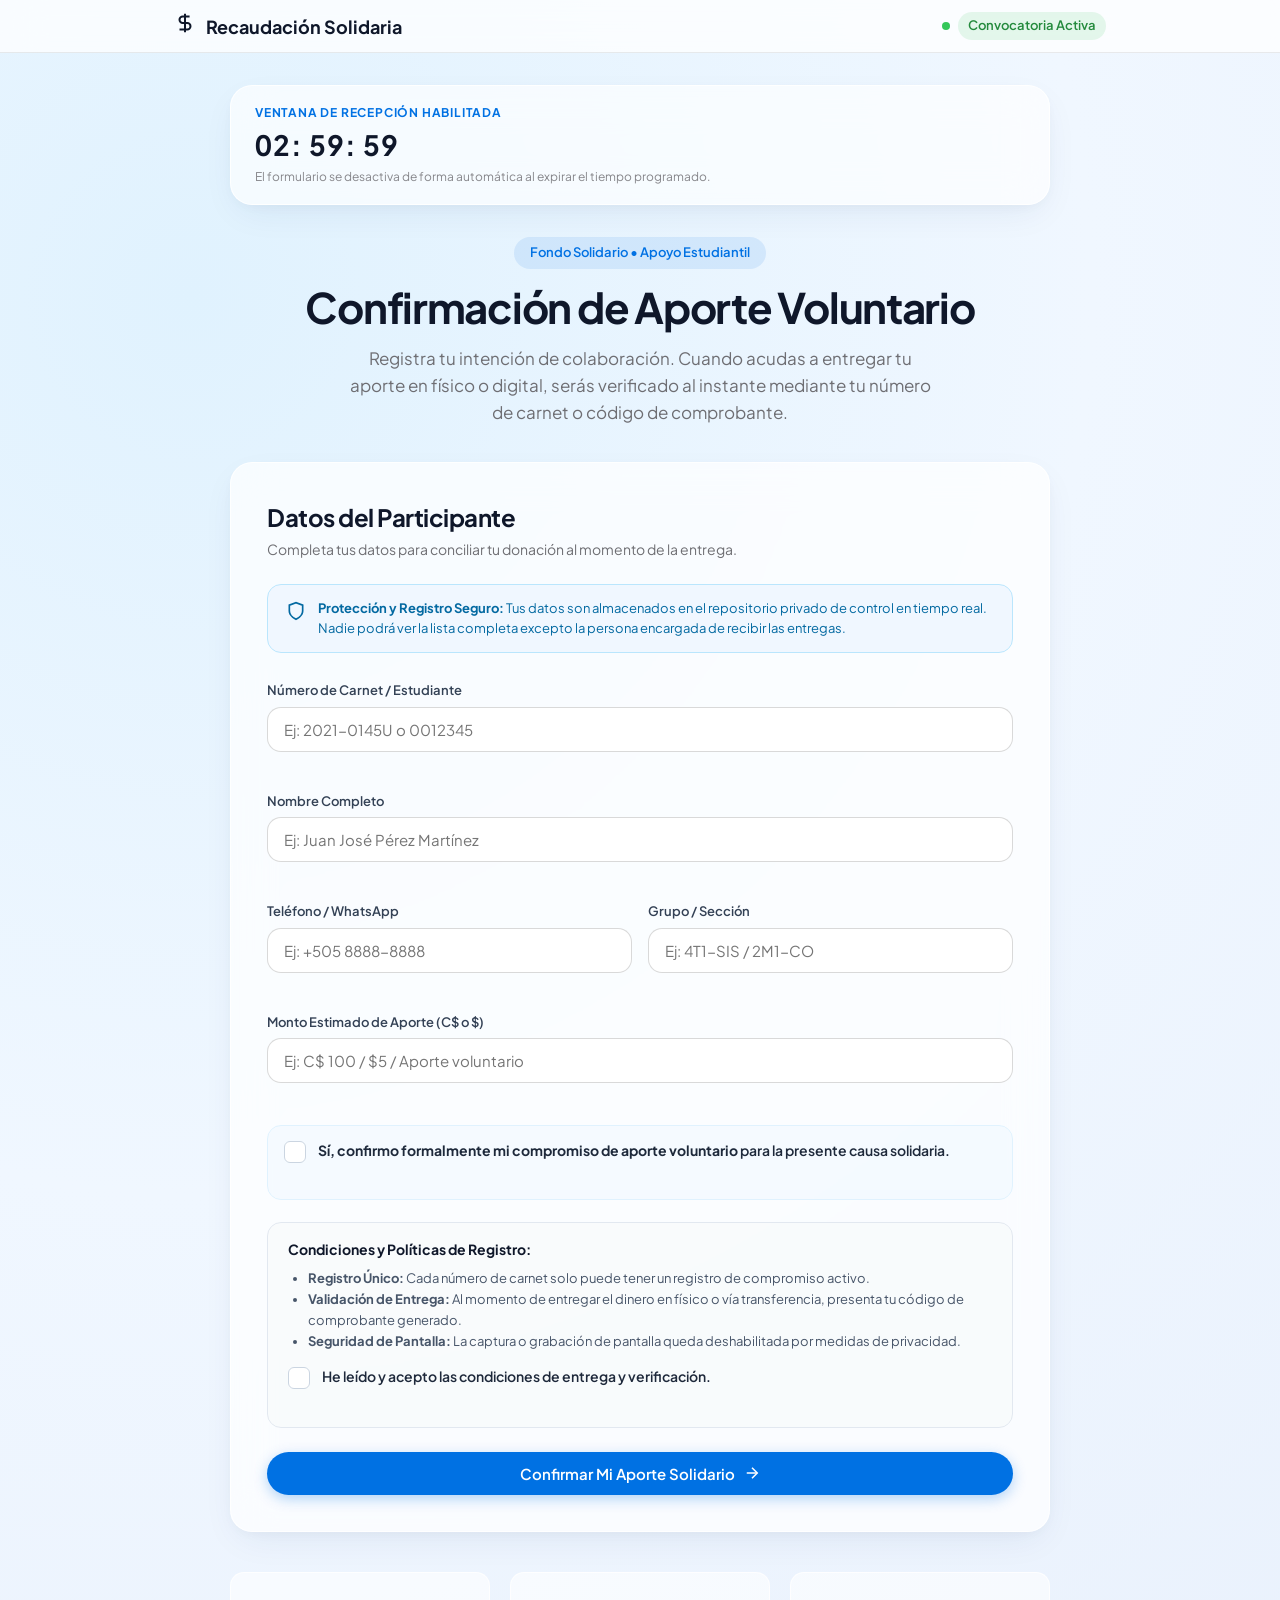
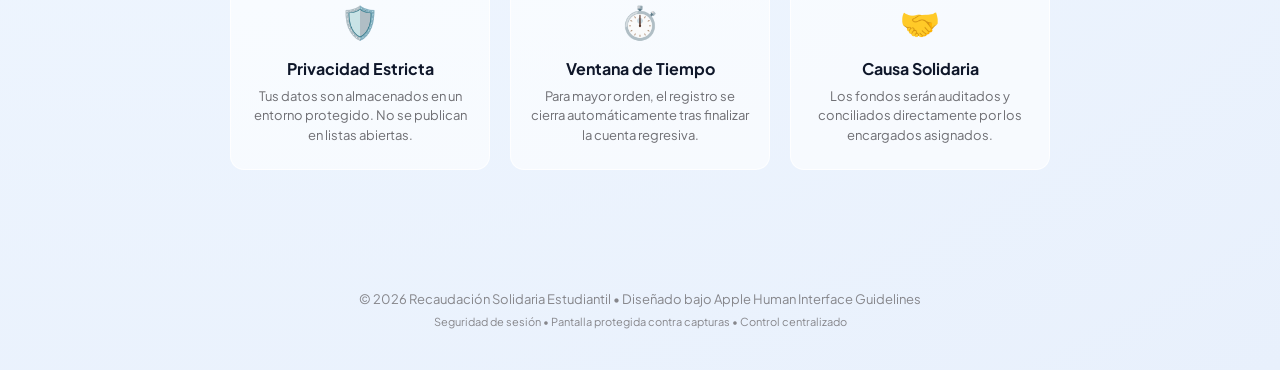
<file: index.html>
<!DOCTYPE html>
<html lang="es">
<head>
  <meta charset="UTF-8" />
  <meta name="viewport" content="width=device-width, initial-scale=1.0, maximum-scale=1.0, user-scalable=no" />
  <title>Inscripción y Aporte Solidario | Convocatoria</title>
  <link rel="stylesheet" href="css/styles.css" />
  <link rel="preconnect" href="https://fonts.googleapis.com">
  <link rel="preconnect" href="https://fonts.gstatic.com" crossorigin>
  <link href="https://fonts.googleapis.com/css2?family=Plus+Jakarta+Sans:wght@300;400;500;600;700&display=swap" rel="stylesheet">
</head>
<body class="apple-hig-root">
  <!-- Cortina Anti-Captura / Blockscreen Overlay -->
  <div id="security-curtain" class="security-curtain" aria-hidden="true">
    <div class="security-message">
      <div class="security-icon">🔒</div>
      <h2>Visualización Protegida</h2>
      <p>Por políticas de privacidad, las capturas de pantalla, grabación o cambio de ventana están restringidas en este formulario.</p>
    </div>
  </div>

  <div id="app-container" class="app-container">
    <!-- Navbar Minimalista Estilo Apple Glass -->
    <header class="glass-nav">
      <div class="nav-content">
        <div class="brand">
          <div class="brand-symbol">
            <svg width="22" height="22" viewBox="0 0 24 24" fill="none" stroke="currentColor" stroke-width="2.2">
              <path d="M12 2v20M17 5H9.5a3.5 3.5 0 0 0 0 7h5a3.5 3.5 0 0 1 0 7H6"/>
            </svg>
          </div>
          <span class="brand-title">Recaudación Solidaria</span>
        </div>
        <div class="nav-status">
          <span id="session-dot" class="pulse-dot"></span>
          <span id="session-badge" class="session-badge">Convocatoria Activa</span>
        </div>
      </div>
    </header>

    <main class="main-wrapper">
      <!-- Indicador de Tiempo Restante (Sincronizado con el Admin) -->
      <section id="timer-bar" class="timer-banner-card">
        <div class="timer-info">
          <span class="timer-label">Ventana de Recepción Habilitada</span>
          <div class="countdown-display">
            <span id="hours">00</span><span class="colon">:</span>
            <span id="minutes">00</span><span class="colon">:</span>
            <span id="seconds">00</span>
          </div>
          <p class="timer-subtext">El formulario se desactiva de forma automática al expirar el tiempo programado.</p>
        </div>
      </section>

      <!-- Pantalla cuando la convocatoria ha expirado o el admin la pausó -->
      <section id="expired-view" class="glass-card state-expired-view hidden">
        <div class="state-icon">⏳</div>
        <h2>Convocatoria Cerrada</h2>
        <p>El enlace de registro no se encuentra habilitado en este momento o ha finalizado su periodo asignado.</p>
        <p class="small-text mt-2">Ponte en contacto con el encargado de la recaudación si necesitas registrar tu aporte.</p>
      </section>

      <!-- Hero Section -->
      <section id="hero-section" class="hero-section">
        <div class="badge-pill">Fondo Solidario • Apoyo Estudiantil</div>
        <h1 class="hero-title">Confirmación de Aporte Voluntario</h1>
        <p class="hero-desc">
          Registra tu intención de colaboración. Cuando acudas a entregar tu aporte en físico o digital, serás verificado al instante mediante tu número de carnet o código de comprobante.
        </p>
      </section>

      <!-- Formulario Card estilo Apple Liquid / Human Interface -->
      <section id="form-section" class="form-container">
        <div class="glass-card">
          <div class="card-header">
            <h2 class="card-title">Datos del Participante</h2>
            <p class="card-subtitle">Completa tus datos para conciliar tu donación al momento de la entrega.</p>
          </div>

          <!-- Medidas de anonimato y restricciones -->
          <div class="privacy-notice">
            <svg width="20" height="20" viewBox="0 0 24 24" fill="none" stroke="currentColor" stroke-width="2">
              <path d="M12 22s8-4 8-10V5l-8-3-8 3v7c0 6 8 10 8 10z"/>
            </svg>
            <div>
              <strong>Protección y Registro Seguro:</strong>
              Tus datos son almacenados en el repositorio privado de control en tiempo real. Nadie podrá ver la lista completa excepto la persona encargada de recibir las entregas.
            </div>
          </div>

          <form id="fundraiser-form" novalidate>
            <!-- Carnet / Número de Estudiante -->
            <div class="form-group">
              <label for="studentId">Número de Carnet / Estudiante</label>
              <input type="text" id="studentId" name="studentId" placeholder="Ej: 2021-0145U o 0012345" required />
              <span class="error-msg" id="studentId-error"></span>
            </div>

            <!-- Nombre Completo -->
            <div class="form-group">
              <label for="fullName">Nombre Completo</label>
              <input type="text" id="fullName" name="fullName" placeholder="Ej: Juan José Pérez Martínez" required />
              <span class="error-msg" id="fullName-error"></span>
            </div>

            <div class="form-row">
              <!-- Teléfono -->
              <div class="form-group col-half">
                <label for="phone">Teléfono / WhatsApp</label>
                <input type="tel" id="phone" name="phone" placeholder="Ej: +505 8888-8888" required />
                <span class="error-msg" id="phone-error"></span>
              </div>

              <!-- Grupo -->
              <div class="form-group col-half">
                <label for="group">Grupo / Sección</label>
                <input type="text" id="group" name="group" placeholder="Ej: 4T1-SIS / 2M1-CO" required />
                <span class="error-msg" id="group-error"></span>
              </div>
            </div>

            <!-- Monto Estimado Voluntario -->
            <div class="form-group">
              <label for="amount">Monto Estimado de Aporte (C$ o $)</label>
              <input type="text" id="amount" name="amount" placeholder="Ej: C$ 100 / $5 / Aporte voluntario" required />
              <span class="error-msg" id="amount-error"></span>
            </div>

            <!-- Check Obligatorio de Confirmación de Aporte -->
            <div class="checkbox-container">
              <label class="custom-checkbox">
                <input type="checkbox" id="commitmentCheck" name="commitmentCheck" required />
                <span class="checkmark"></span>
                <span class="checkbox-label">
                  <strong>Sí, confirmo formalmente mi compromiso de aporte voluntario</strong> para la presente causa solidaria.
                </span>
              </label>
              <span class="error-msg" id="commitmentCheck-error"></span>
            </div>

            <!-- Condiciones y Restricciones -->
            <div class="terms-card">
              <h4>Condiciones y Políticas de Registro:</h4>
              <ul>
                <li><strong>Registro Único:</strong> Cada número de carnet solo puede tener un registro de compromiso activo.</li>
                <li><strong>Validación de Entrega:</strong> Al momento de entregar el dinero en físico o vía transferencia, presenta tu código de comprobante generado.</li>
                <li><strong>Seguridad de Pantalla:</strong> La captura o grabación de pantalla queda deshabilitada por medidas de privacidad.</li>
              </ul>
              
              <label class="custom-checkbox mt-3">
                <input type="checkbox" id="termsCheck" name="termsCheck" required />
                <span class="checkmark"></span>
                <span class="checkbox-label">He leído y acepto las condiciones de entrega y verificación.</span>
              </label>
              <span class="error-msg" id="termsCheck-error"></span>
            </div>

            <button type="submit" id="submit-btn" class="pill-btn primary-btn full-width">
              <span>Confirmar Mi Aporte Solidario</span>
              <svg width="18" height="18" viewBox="0 0 24 24" fill="none" stroke="currentColor" stroke-width="2">
                <path d="M5 12h14"/><path d="m12 5 7 7-7 7"/>
              </svg>
            </button>
          </form>

          <!-- Mensaje de Éxito / Comprobante -->
          <div id="success-box" class="success-box hidden">
            <div class="success-icon-badge">✓</div>
            <h3>¡Compromiso Registrado!</h3>
            <p>Guarda este código para cuando pases a entregar tu aporte en físico o digital:</p>
            <div class="token-badge" id="receipt-code">REC-000000</div>
            <p class="small-text mt-3">Tu información ya fue enviada a la lista de verificación del administrador. Puedes cerrar esta ventana con total tranquilidad.</p>
          </div>
        </div>
      </section>

      <!-- Características Destacadas -->
      <section class="features-grid">
        <div class="feature-item">
          <div class="feature-icon">🛡️</div>
          <h3>Privacidad Estricta</h3>
          <p>Tus datos son almacenados en un entorno protegido. No se publican en listas abiertas.</p>
        </div>
        <div class="feature-item">
          <div class="feature-icon">⏱️</div>
          <h3>Ventana de Tiempo</h3>
          <p>Para mayor orden, el registro se cierra automáticamente tras finalizar la cuenta regresiva.</p>
        </div>
        <div class="feature-item">
          <div class="feature-icon">🤝</div>
          <h3>Causa Solidaria</h3>
          <p>Los fondos serán auditados y conciliados directamente por los encargados asignados.</p>
        </div>
      </section>
    </main>

    <!-- Footer -->
    <footer class="site-footer">
      <p>© 2026 Recaudación Solidaria Estudiantil • Diseñado bajo Apple Human Interface Guidelines</p>
      <p class="footer-sub">Seguridad de sesión • Pantalla protegida contra capturas • Control centralizado</p>
    </footer>
  </div>

  <script src="js/security.js"></script>
  <script src="js/donor.js"></script>
</body>
</html>
</file>
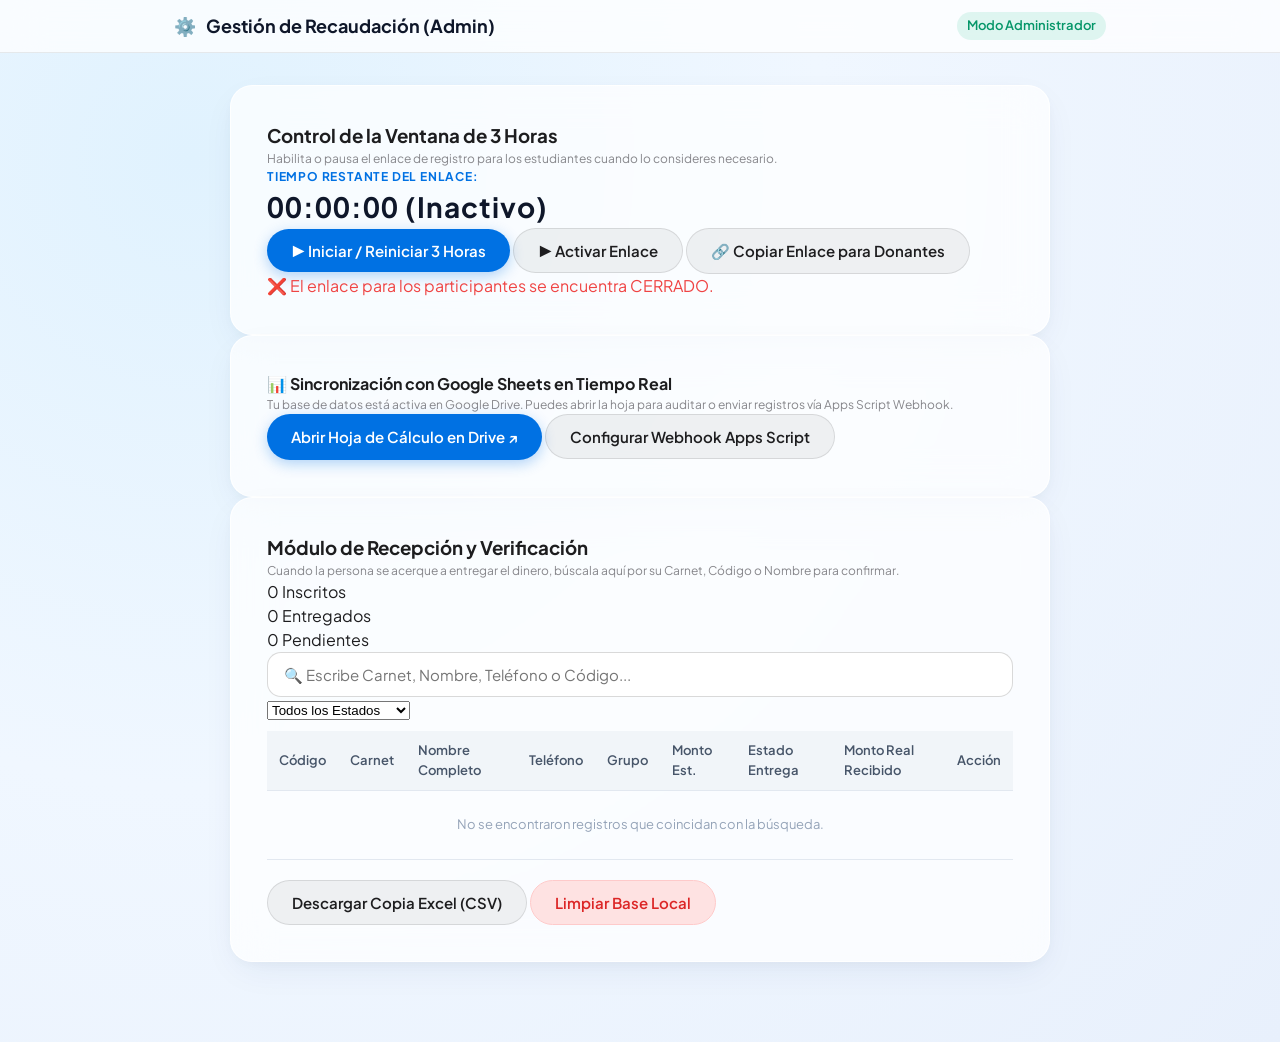
<file: admin.html>
<!DOCTYPE html>
<html lang="es">
<head>
  <meta charset="UTF-8" />
  <meta name="viewport" content="width=device-width, initial-scale=1.0" />
  <title>Panel de Control y Verificación en Vivo | Administrador</title>
  <link rel="stylesheet" href="css/styles.css" />
  <link rel="preconnect" href="https://fonts.googleapis.com">
  <link rel="preconnect" href="https://fonts.gstatic.com" crossorigin>
  <link href="https://fonts.googleapis.com/css2?family=Plus+Jakarta+Sans:wght@300;400;500;600;700&display=swap" rel="stylesheet">
</head>
<body class="apple-hig-root admin-bg">
  <div class="admin-wrapper">
    <header class="glass-nav">
      <div class="nav-content">
        <div class="brand">
          <div class="brand-symbol admin-symbol">⚙️</div>
          <span class="brand-title">Gestión de Recaudación (Admin)</span>
        </div>
        <div class="nav-status">
          <span class="session-badge admin-badge">Modo Administrador</span>
        </div>
      </div>
    </header>

    <main class="main-wrapper">
      <!-- 1. Control del Temporizador de 3 Horas -->
      <section class="glass-card mb-4">
        <div class="admin-section-header">
          <div>
            <h3>Control de la Ventana de 3 Horas</h3>
            <p class="small-text">Habilita o pausa el enlace de registro para los estudiantes cuando lo consideres necesario.</p>
          </div>
          <div class="admin-timer-status">
            <span class="timer-label">Tiempo Restante del Enlace:</span>
            <span id="admin-time-display" class="countdown-display">03:00:00</span>
          </div>
        </div>

        <div class="admin-controls-grid">
          <button id="btn-start-3h" class="pill-btn primary-btn">
            ▶️ Iniciar / Reiniciar 3 Horas
          </button>
          <button id="btn-toggle-link" class="pill-btn secondary-btn">
            ⏸️ Pausar / Desactivar Enlace
          </button>
          <button id="btn-copy-link" class="pill-btn secondary-btn">
            🔗 Copiar Enlace para Donantes
          </button>
        </div>
        <p id="link-state-msg" class="state-indicator mt-2"></p>
      </section>

      <!-- 2. Vinculación con Google Sheets -->
      <section class="glass-card mb-4 sheets-integration-box">
        <div class="integration-content">
          <div>
            <h4>📊 Sincronización con Google Sheets en Tiempo Real</h4>
            <p class="small-text">Tu base de datos está activa en Google Drive. Puedes abrir la hoja para auditar o enviar registros vía Apps Script Webhook.</p>
          </div>
          <div class="integration-buttons">
            <a id="btn-open-sheet" href="https://docs.google.com/spreadsheets/d/1oQRlwpwzzT4jWyTg8hOxabVBZbq1FXRJq_jrhawC2Gk/edit" target="_blank" class="pill-btn primary-btn">
              Abrir Hoja de Cálculo en Drive ↗
            </a>
            <button id="btn-configure-webhook" class="pill-btn secondary-btn">
              Configurar Webhook Apps Script
            </button>
          </div>
        </div>
      </section>

      <!-- 3. Módulo de Búsqueda y Verificación en Vivo (Cobro y Entrega) -->
      <section class="glass-card mb-4">
        <div class="verification-header">
          <div>
            <h3>Módulo de Recepción y Verificación</h3>
            <p class="small-text">Cuando la persona se acerque a entregar el dinero, búscala aquí por su Carnet, Código o Nombre para confirmar.</p>
          </div>
          <div class="quick-stats">
            <div class="q-stat">
              <span class="q-num" id="stat-total">0</span>
              <span class="q-txt">Inscritos</span>
            </div>
            <div class="q-stat">
              <span class="q-num text-green" id="stat-delivered">0</span>
              <span class="q-txt">Entregados</span>
            </div>
            <div class="q-stat">
              <span class="q-num text-orange" id="stat-pending">0</span>
              <span class="q-txt">Pendientes</span>
            </div>
          </div>
        </div>

        <!-- Buscador Instantáneo -->
        <div class="search-bar-wrapper">
          <input type="text" id="donor-search" placeholder="🔍 Escribe Carnet, Nombre, Teléfono o Código..." />
          <select id="filter-status">
            <option value="ALL">Todos los Estados</option>
            <option value="Pendiente">Pendientes de Pago</option>
            <option value="Entregado">Aportes Entregados</option>
          </select>
        </div>

        <!-- Tabla Interactiva -->
        <div class="table-container">
          <table class="data-table">
            <thead>
              <tr>
                <th>Código</th>
                <th>Carnet</th>
                <th>Nombre Completo</th>
                <th>Teléfono</th>
                <th>Grupo</th>
                <th>Monto Est.</th>
                <th>Estado Entrega</th>
                <th>Monto Real Recibido</th>
                <th>Acción</th>
              </tr>
            </thead>
            <tbody id="admin-table-body">
              <!-- Se actualiza en tiempo real -->
            </tbody>
          </table>
        </div>

        <div class="admin-table-footer">
          <button id="btn-export-csv" class="pill-btn secondary-btn">Descargar Copia Excel (CSV)</button>
          <button id="btn-clear-db" class="pill-btn danger-btn">Limpiar Base Local</button>
        </div>
      </section>
    </main>
  </div>

  <script src="js/admin.js"></script>
</body>
</html>
</file>
<file: css/styles.css>
/* Apple HIG Design Tokens & Color Palette */
:root {
  --apple-blue: #0071e3;
  --apple-blue-hover: #0077ed;
  --apple-blue-dark: #005bb5;
  --apple-teal: #00c7be;
  --bird-feather-blue: #38bdf8;
  --bird-soft-blue: #e0f2fe;
  --bird-deep-navy: #0f172a;
  
  --bg-gradient-start: #f5f8fc;
  --bg-gradient-mid: #e8f0fe;
  --bg-gradient-end: #dbeafe;

  --card-bg: rgba(255, 255, 255, 0.72);
  --card-border: rgba(255, 255, 255, 0.85);
  --card-shadow: 0 12px 36px -8px rgba(0, 50, 120, 0.08), 0 4px 16px -2px rgba(0, 0, 0, 0.04);
  
  --glass-blur: blur(20px);
  --text-primary: #1d1d1f;
  --text-secondary: #6e6e73;
  --text-tertiary: #86868b;
  --border-subtle: rgba(0, 0, 0, 0.08);

  --radius-sm: 8px;
  --radius-md: 14px;
  --radius-lg: 22px;
  --radius-full: 9999px;

  --font-family: 'Plus Jakarta Sans', -apple-system, BlinkMacSystemFont, 'SF Pro Display', 'Segoe UI', Roboto, sans-serif;
  --transition-smooth: all 0.3s cubic-bezier(0.16, 1, 0.3, 1);
}

/* Reset y Base */
* {
  margin: 0;
  padding: 0;
  box-sizing: border-box;
  -webkit-font-smoothing: antialiased;
}

body {
  font-family: var(--font-family);
  background: radial-gradient(circle at 15% 15%, #e0f2fe 0%, #f0f7ff 45%, #e8f0fc 100%);
  color: var(--text-primary);
  min-height: 100vh;
  position: relative;
  overflow-x: hidden;
  line-height: 1.5;
  user-select: none; /* Bloqueo de selección para protección */
  -webkit-user-select: none;
}

/* Capa de Bloqueo / Blockscreen Overlay */
.security-curtain {
  position: fixed;
  inset: 0;
  background: rgba(15, 23, 42, 0.96);
  backdrop-filter: blur(40px);
  -webkit-backdrop-filter: blur(40px);
  z-index: 999999;
  display: flex;
  align-items: center;
  justify-content: center;
  opacity: 0;
  pointer-events: none;
  transition: opacity 0.25s ease;
}

.security-curtain.active {
  opacity: 1;
  pointer-events: auto;
}

.security-message {
  text-align: center;
  color: #ffffff;
  max-width: 420px;
  padding: 32px;
  background: rgba(255, 255, 255, 0.07);
  border-radius: var(--radius-lg);
  border: 1px solid rgba(255, 255, 255, 0.15);
  box-shadow: 0 20px 40px rgba(0,0,0,0.5);
}

.security-icon {
  font-size: 48px;
  margin-bottom: 16px;
}

.security-message h2 {
  font-size: 24px;
  font-weight: 700;
  margin-bottom: 8px;
}

.security-message p {
  color: #94a3b8;
  font-size: 14px;
}

/* Glass Navbar */
.glass-nav {
  position: sticky;
  top: 0;
  z-index: 100;
  background: rgba(255, 255, 255, 0.75);
  backdrop-filter: var(--glass-blur);
  -webkit-backdrop-filter: var(--glass-blur);
  border-bottom: 1px solid var(--border-subtle);
}

.nav-content {
  max-width: 980px;
  margin: 0 auto;
  padding: 12px 24px;
  display: flex;
  justify-content: space-between;
  align-items: center;
}

.brand {
  display: flex;
  align-items: center;
  gap: 10px;
  font-weight: 700;
  font-size: 18px;
  color: #0f172a;
}

.bird-logo {
  width: 28px;
  height: 28px;
  stroke: var(--apple-blue);
  fill: #e0f2fe;
}

.nav-status {
  display: flex;
  align-items: center;
  gap: 8px;
  font-size: 13px;
  font-weight: 600;
}

.pulse-dot {
  width: 8px;
  height: 8px;
  border-radius: 50%;
  background: #10b981;
  box-shadow: 0 0 0 0 rgba(16, 185, 129, 0.7);
  animation: pulse-ring 2s infinite;
}

@keyframes pulse-ring {
  0% { transform: scale(0.95); box-shadow: 0 0 0 0 rgba(16, 185, 129, 0.7); }
  70% { transform: scale(1); box-shadow: 0 0 0 7px rgba(16, 185, 129, 0); }
  100% { transform: scale(0.95); box-shadow: 0 0 0 0 rgba(16, 185, 129, 0); }
}

.session-badge {
  background: rgba(16, 185, 129, 0.12);
  color: #059669;
  padding: 4px 10px;
  border-radius: var(--radius-full);
}

/* Wrapper Principal */
.main-wrapper {
  max-width: 860px;
  margin: 32px auto 80px;
  padding: 0 20px;
}

/* Banner de Temporizador 3 Horas */
.timer-banner-card {
  background: rgba(255, 255, 255, 0.65);
  backdrop-filter: var(--glass-blur);
  -webkit-backdrop-filter: var(--glass-blur);
  border: 1px solid var(--card-border);
  border-radius: var(--radius-lg);
  padding: 18px 24px;
  display: flex;
  justify-content: space-between;
  align-items: center;
  box-shadow: var(--card-shadow);
  margin-bottom: 32px;
}

.timer-label {
  font-size: 12px;
  text-transform: uppercase;
  letter-spacing: 0.8px;
  font-weight: 700;
  color: var(--apple-blue);
  display: block;
}

.countdown-display {
  font-size: 28px;
  font-weight: 700;
  letter-spacing: 1px;
  color: var(--bird-deep-navy);
  font-variant-numeric: tabular-nums;
  margin: 2px 0;
}

.timer-subtext {
  font-size: 12px;
  color: var(--text-tertiary);
}

/* Hero Section */
.hero-section {
  text-align: center;
  margin-bottom: 36px;
}

.badge-pill {
  display: inline-block;
  padding: 6px 16px;
  background: rgba(0, 113, 227, 0.1);
  color: var(--apple-blue);
  font-size: 13px;
  font-weight: 600;
  border-radius: var(--radius-full);
  margin-bottom: 14px;
}

.hero-title {
  font-size: 42px;
  line-height: 1.15;
  font-weight: 700;
  letter-spacing: -0.03em;
  color: #0f172a;
  margin-bottom: 14px;
}

.hero-desc {
  font-size: 17px;
  color: var(--text-secondary);
  max-width: 600px;
  margin: 0 auto;
  line-height: 1.6;
}

/* Glass Card */
.glass-card {
  background: var(--card-bg);
  backdrop-filter: var(--glass-blur);
  -webkit-backdrop-filter: var(--glass-blur);
  border: 1px solid var(--card-border);
  border-radius: var(--radius-lg);
  padding: 36px;
  box-shadow: var(--card-shadow);
}

.card-header {
  margin-bottom: 24px;
}

.card-title {
  font-size: 24px;
  font-weight: 700;
  letter-spacing: -0.02em;
  color: #0f172a;
}

.card-subtitle {
  font-size: 14px;
  color: var(--text-secondary);
  margin-top: 4px;
}

/* Aviso de Privacidad */
.privacy-notice {
  background: #f0f7ff;
  border: 1px solid #bae6fd;
  color: #0369a1;
  padding: 14px 18px;
  border-radius: var(--radius-md);
  font-size: 13px;
  display: flex;
  gap: 12px;
  align-items: flex-start;
  margin-bottom: 28px;
}

.privacy-notice svg {
  flex-shrink: 0;
  margin-top: 2px;
}

/* Form Styles */
.form-group {
  margin-bottom: 20px;
}

.form-row {
  display: flex;
  gap: 16px;
}

.col-half {
  flex: 1;
}

label {
  display: block;
  font-size: 13px;
  font-weight: 600;
  color: #334155;
  margin-bottom: 6px;
}

input[type="text"],
input[type="tel"],
input[type="password"] {
  width: 100%;
  padding: 12px 16px;
  font-size: 15px;
  font-family: inherit;
  color: var(--text-primary);
  background: rgba(255, 255, 255, 0.9);
  border: 1px solid rgba(0, 0, 0, 0.15);
  border-radius: var(--radius-md);
  transition: var(--transition-smooth);
  outline: none;
}

input:focus {
  border-color: var(--apple-blue);
  box-shadow: 0 0 0 4px rgba(0, 113, 227, 0.15);
  background: #ffffff;
}

.error-msg {
  color: #ef4444;
  font-size: 12px;
  margin-top: 4px;
  display: block;
  min-height: 16px;
}

/* Custom Checkbox estilo iOS / Apple */
.checkbox-container {
  margin: 22px 0;
  padding: 14px 16px;
  background: rgba(240, 249, 255, 0.6);
  border: 1px solid #e0f2fe;
  border-radius: var(--radius-md);
}

.custom-checkbox {
  display: flex;
  align-items: flex-start;
  gap: 12px;
  cursor: pointer;
  user-select: none;
}

.custom-checkbox input {
  position: absolute;
  opacity: 0;
  cursor: pointer;
  height: 0;
  width: 0;
}

.checkmark {
  width: 22px;
  height: 22px;
  background: #ffffff;
  border: 1.5px solid #cbd5e1;
  border-radius: 6px;
  flex-shrink: 0;
  margin-top: 1px;
  transition: var(--transition-smooth);
  position: relative;
}

.custom-checkbox input:checked ~ .checkmark {
  background-color: var(--apple-blue);
  border-color: var(--apple-blue);
}

.custom-checkbox input:checked ~ .checkmark:after {
  content: "";
  position: absolute;
  left: 7px;
  top: 3px;
  width: 5px;
  height: 10px;
  border: solid white;
  border-width: 0 2px 2px 0;
  transform: rotate(45deg);
}

.checkbox-label {
  font-size: 14px;
  color: #1e293b;
  line-height: 1.45;
}

/* Términos y Condiciones Card */
.terms-card {
  background: rgba(248, 250, 252, 0.8);
  border: 1px solid #e2e8f0;
  border-radius: var(--radius-md);
  padding: 16px 20px;
  margin-bottom: 24px;
  font-size: 13px;
}

.terms-card h4 {
  color: #0f172a;
  font-size: 14px;
  margin-bottom: 8px;
}

.terms-card ul {
  padding-left: 20px;
  color: #475569;
  line-height: 1.6;
}

.mt-3 {
  margin-top: 14px;
}

/* Apple Buttons */
.pill-btn {
  display: inline-flex;
  align-items: center;
  justify-content: center;
  gap: 8px;
  padding: 12px 24px;
  font-size: 15px;
  font-weight: 600;
  font-family: inherit;
  border-radius: var(--radius-full);
  border: none;
  cursor: pointer;
  transition: var(--transition-smooth);
  text-decoration: none;
}

.primary-btn {
  background: var(--apple-blue);
  color: #ffffff;
  box-shadow: 0 4px 14px rgba(0, 113, 227, 0.3);
}

.primary-btn:hover {
  background: var(--apple-blue-hover);
  transform: translateY(-1px);
  box-shadow: 0 6px 18px rgba(0, 113, 227, 0.35);
}

.primary-btn:active {
  transform: scale(0.98);
}

.secondary-btn {
  background: rgba(0, 0, 0, 0.05);
  color: #1d1d1f;
  border: 1px solid rgba(0, 0, 0, 0.1);
}

.secondary-btn:hover {
  background: rgba(0, 0, 0, 0.08);
}

.danger-btn {
  background: #fee2e2;
  color: #dc2626;
  border: 1px solid #fecaca;
}

.danger-btn:hover {
  background: #fecaca;
}

.full-width {
  width: 100%;
}

/* Success Box */
.success-box {
  text-align: center;
  padding: 30px 20px;
}

.success-icon-badge {
  width: 56px;
  height: 56px;
  background: #10b981;
  color: white;
  font-size: 28px;
  border-radius: 50%;
  display: flex;
  align-items: center;
  justify-content: center;
  margin: 0 auto 16px;
  box-shadow: 0 8px 24px rgba(16, 185, 129, 0.3);
}

.token-badge {
  display: inline-block;
  font-family: monospace;
  font-size: 18px;
  font-weight: 700;
  background: #e0f2fe;
  color: var(--apple-blue);
  padding: 8px 20px;
  border-radius: var(--radius-full);
  margin: 14px 0;
  letter-spacing: 2px;
}

.small-text {
  font-size: 12px;
  color: var(--text-tertiary);
}

/* Feature Grid */
.features-grid {
  display: grid;
  grid-template-columns: repeat(3, 1fr);
  gap: 20px;
  margin-top: 40px;
}

.feature-item {
  background: rgba(255, 255, 255, 0.6);
  border: 1px solid rgba(255, 255, 255, 0.8);
  border-radius: var(--radius-md);
  padding: 24px 20px;
  text-align: center;
}

.feature-icon {
  font-size: 32px;
  margin-bottom: 12px;
}

.feature-item h3 {
  font-size: 16px;
  font-weight: 700;
  color: #0f172a;
  margin-bottom: 6px;
}

.feature-item p {
  font-size: 13px;
  color: var(--text-secondary);
  line-height: 1.5;
}

/* State Expired View */
.state-expired-view {
  text-align: center;
  padding: 48px 24px;
}

.state-icon {
  font-size: 52px;
  margin-bottom: 16px;
}

/* Modal Admin */
.modal-backdrop {
  position: fixed;
  inset: 0;
  background: rgba(0, 0, 0, 0.4);
  backdrop-filter: blur(8px);
  -webkit-backdrop-filter: blur(8px);
  z-index: 10000;
  display: flex;
  align-items: center;
  justify-content: center;
  padding: 20px;
}

.modal-window {
  width: 100%;
  max-width: 820px;
  max-height: 90vh;
  overflow-y: auto;
  position: relative;
  background: rgba(255, 255, 255, 0.95);
}

.modal-header {
  display: flex;
  justify-content: space-between;
  align-items: flex-start;
  padding-bottom: 16px;
  border-bottom: 1px solid var(--border-subtle);
  margin-bottom: 20px;
}

.modal-subtitle {
  font-size: 13px;
  color: var(--text-secondary);
}

.close-icon-btn {
  background: none;
  border: none;
  font-size: 28px;
  line-height: 1;
  color: var(--text-tertiary);
  cursor: pointer;
}

.admin-control-box {
  background: #f8fafc;
  padding: 16px;
  border-radius: var(--radius-md);
  margin-bottom: 20px;
  border: 1px solid #e2e8f0;
}

.admin-btn-group {
  display: flex;
  gap: 12px;
  margin-top: 10px;
}

.stats-row {
  display: flex;
  gap: 16px;
  margin-bottom: 20px;
}

.stat-card {
  flex: 1;
  background: #e0f2fe;
  padding: 16px;
  border-radius: var(--radius-md);
  text-align: center;
}

.stat-number {
  font-size: 32px;
  font-weight: 700;
  color: var(--apple-blue);
  display: block;
}

.stat-label {
  font-size: 13px;
  font-weight: 600;
  color: #0369a1;
}

/* Table */
.table-container {
  overflow-x: auto;
  margin-bottom: 20px;
}

.data-table {
  width: 100%;
  border-collapse: collapse;
  font-size: 13px;
  margin-top: 10px;
}

.data-table th, .data-table td {
  padding: 10px 12px;
  text-align: left;
  border-bottom: 1px solid #e2e8f0;
}

.data-table th {
  background: #f1f5f9;
  color: #475569;
  font-weight: 600;
}

.export-actions {
  display: flex;
  justify-content: space-between;
  align-items: center;
}

.hidden {
  display: none !important;
}

/* Footer */
.site-footer {
  text-align: center;
  padding: 40px 20px;
  color: var(--text-tertiary);
  font-size: 13px;
}

.footer-sub {
  font-size: 11px;
  margin-top: 4px;
}

/* Responsive */
@media (max-width: 680px) {
  .hero-title {
    font-size: 30px;
  }
  .form-row {
    flex-direction: column;
    gap: 0;
  }
  .features-grid {
    grid-template-columns: 1fr;
  }
  .timer-banner-card {
    flex-direction: column;
    gap: 14px;
    text-align: center;
  }
}
</file>
